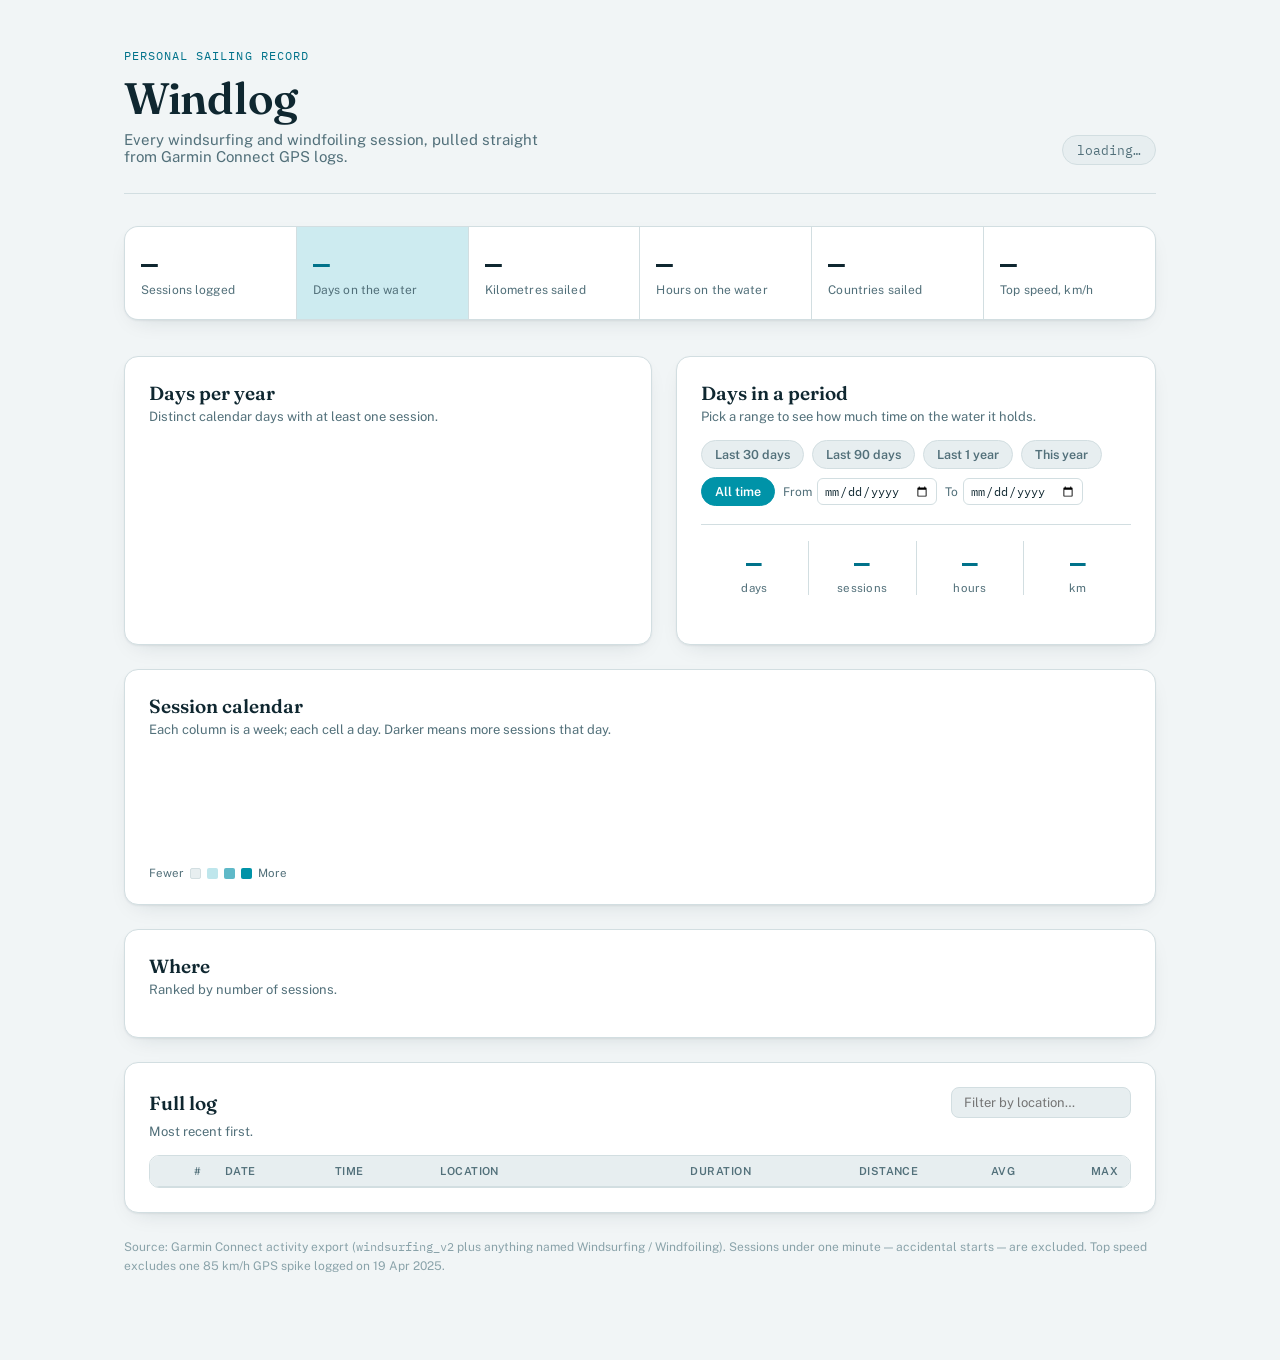
<file: windlog_template.html>
<title>Windlog</title>
<link rel="preconnect" href="https://fonts.gstatic.com" crossorigin>
<link href="https://fonts.googleapis.com/css2?family=Fraunces:ital,opsz,wght@0,9..144,380;0,9..144,480;0,9..144,600;0,9..144,680;1,9..144,480;1,9..144,600&family=Public+Sans:wght@400;500;600;700&family=IBM+Plex+Mono:wght@400;500;600&display=swap" rel="stylesheet">
<style>
  :root{
    --bg:#F1F5F6;
    --surface:#FFFFFF;
    --surface-2:#E7EEF0;
    --border:#D2DEE1;
    --ink:#0F2730;
    --ink-muted:#52707A;
    --ink-faint:#8AA3AA;
    --teal:#0093A8;
    --teal-strong:#00728A;
    --teal-soft:#CDEBF0;
    --accent:#E85A2A;
    --accent-soft:#FCE0D2;
    --heat-1:#BEE6EC;
    --heat-2:#5FB9C8;
    --heat-3:#0093A8;
    --shadow: 0 1px 2px rgba(15,39,48,.06), 0 8px 24px -12px rgba(15,39,48,.18);
  }
  @media (prefers-color-scheme: dark){
    :root:not([data-theme="light"]){
      --bg:#0A171C;
      --surface:#102229;
      --surface-2:#16303A;
      --border:#234049;
      --ink:#DCEAEE;
      --ink-muted:#8CADB6;
      --ink-faint:#5A7981;
      --teal:#2FB4C7;
      --teal-strong:#57C8D9;
      --teal-soft:#163A42;
      --accent:#F08A56;
      --accent-soft:#3A2A20;
      --heat-1:#1B4750;
      --heat-2:#2E7A8A;
      --heat-3:#3FC0D2;
      --shadow: 0 1px 2px rgba(0,0,0,.3), 0 8px 28px -12px rgba(0,0,0,.5);
    }
  }
  :root[data-theme="dark"]{
    --bg:#0A171C;
    --surface:#102229;
    --surface-2:#16303A;
    --border:#234049;
    --ink:#DCEAEE;
    --ink-muted:#8CADB6;
    --ink-faint:#5A7981;
    --teal:#2FB4C7;
    --teal-strong:#57C8D9;
    --teal-soft:#163A42;
    --accent:#F08A56;
    --accent-soft:#3A2A20;
    --heat-1:#1B4750;
    --heat-2:#2E7A8A;
    --heat-3:#3FC0D2;
    --shadow: 0 1px 2px rgba(0,0,0,.3), 0 8px 28px -12px rgba(0,0,0,.5);
  }

  *{box-sizing:border-box;}
  body{
    background:var(--bg);
    color:var(--ink);
    font-family:"Public Sans", ui-sans-serif, system-ui, sans-serif;
    -webkit-font-smoothing:antialiased;
  }
  h1,h2,h3{font-family:"Fraunces", Georgia, serif; text-wrap:balance; margin:0;}
  .mono{font-family:"IBM Plex Mono", ui-monospace, SFMono-Regular, monospace; font-variant-numeric:tabular-nums;}

  .page{max-width:1080px; margin:0 auto; padding:40px 24px 64px;}

  /* ---- masthead ---- */
  .masthead{
    display:flex; flex-wrap:wrap; align-items:flex-end; justify-content:space-between;
    gap:16px; padding-bottom:28px; margin-bottom:32px; border-bottom:1px solid var(--border);
  }
  .masthead-title .eyebrow{
    font-family:"IBM Plex Mono", monospace; font-size:11.5px; letter-spacing:.09em; text-transform:uppercase;
    color:var(--teal-strong); margin:0 0 8px;
  }
  .masthead-title h1{font-size:clamp(32px,5vw,44px); font-weight:600; letter-spacing:-.01em; color:var(--ink);}
  .masthead-title .tagline{margin:6px 0 0; color:var(--ink-muted); font-size:15px; max-width:46ch;}
  .masthead-side{display:flex; flex-direction:column; align-items:flex-end; gap:10px;}
  .range-pill{
    font-family:"IBM Plex Mono", monospace; font-size:12.5px; color:var(--ink-muted);
    background:var(--surface-2); border:1px solid var(--border); border-radius:999px;
    padding:6px 14px; white-space:nowrap;
  }
  .btn-ghost{
    font:inherit; font-size:13px; font-weight:600; color:var(--teal-strong);
    background:transparent; border:1px solid var(--teal); border-radius:8px;
    padding:7px 14px; cursor:pointer;
  }
  .btn-ghost:hover{background:var(--teal-soft);}
  .btn-ghost:focus-visible, button:focus-visible, input:focus-visible{outline:2px solid var(--accent); outline-offset:2px;}

  /* ---- hero stats ---- */
  .hero-stats{
    display:grid; grid-template-columns:repeat(6,1fr); gap:1px;
    background:var(--border); border:1px solid var(--border); border-radius:14px;
    overflow:hidden; margin-bottom:36px; box-shadow:var(--shadow);
  }
  .stat-tile{
    background:var(--surface); padding:22px 16px; display:flex; flex-direction:column; gap:6px;
  }
  .stat-tile.accent{background:var(--teal-soft);}
  .stat-value{
    font-family:"IBM Plex Mono", monospace; font-weight:600; font-size:clamp(20px,2.6vw,28px);
    color:var(--ink); line-height:1;
  }
  .stat-tile.accent .stat-value{color:var(--teal-strong);}
  .stat-label{font-size:12px; color:var(--ink-muted); letter-spacing:.01em;}

  /* ---- panels ---- */
  .panel{
    background:var(--surface); border:1px solid var(--border); border-radius:14px;
    padding:24px; margin-bottom:24px; box-shadow:var(--shadow);
  }
  .panel h2{font-size:19px; font-weight:600; margin-bottom:4px;}
  .panel-sub{color:var(--ink-muted); font-size:13px; margin:0 0 16px;}
  .panel-grid{display:grid; grid-template-columns:1.1fr 1fr; gap:24px;}
  @media (max-width:760px){ .panel-grid{grid-template-columns:1fr;} .hero-stats{grid-template-columns:repeat(3,1fr);} }
  @media (max-width:460px){ .hero-stats{grid-template-columns:repeat(2,1fr);} }

  /* ---- year chart ---- */
  #yearChart text{fill:var(--ink-muted); font-family:"IBM Plex Mono", monospace; font-size:11px;}
  #yearChart .bar-label{fill:var(--ink); font-family:"IBM Plex Mono", monospace; font-weight:600; font-size:14px;}
  #yearChart .axis-line{stroke:var(--border); stroke-width:1;}

  /* ---- period panel ---- */
  .period-controls{display:flex; flex-wrap:wrap; gap:8px; align-items:center; margin-bottom:18px;}
  .preset-btn{
    font:inherit; font-size:12.5px; font-weight:600; color:var(--ink-muted);
    background:var(--surface-2); border:1px solid var(--border); border-radius:999px;
    padding:6px 13px; cursor:pointer;
  }
  .preset-btn.active{background:var(--teal); border-color:var(--teal); color:#fff;}
  .period-controls label{font-size:12px; color:var(--ink-muted); display:flex; align-items:center; gap:5px;}
  .period-controls input[type="date"]{
    font:inherit; font-family:"IBM Plex Mono",monospace; font-size:12px; color:var(--ink);
    background:var(--surface); border:1px solid var(--border); border-radius:6px; padding:4px 6px;
  }
  .period-result{display:flex; gap:0; border-top:1px solid var(--border); padding-top:16px;}
  .period-result > div{flex:1; text-align:center; border-right:1px solid var(--border); padding:0 8px;}
  .period-result > div:last-child{border-right:none;}
  .period-result span{display:block; font-family:"IBM Plex Mono",monospace; font-weight:600; font-size:26px; color:var(--teal-strong);}
  .period-result small{color:var(--ink-muted); font-size:11.5px; letter-spacing:.02em;}

  /* ---- heatmap ---- */
  .heatmap-scroll{overflow-x:auto; padding-bottom:6px;}
  .heatmap{display:grid; grid-auto-flow:column; grid-template-rows:repeat(7,11px); gap:3px; width:max-content;}
  .heatmap .cell{width:11px; height:11px; border-radius:2px; background:var(--surface-2); border:1px solid var(--border);}
  .heatmap .cell[data-level="1"]{background:var(--heat-1); border-color:transparent;}
  .heatmap .cell[data-level="2"]{background:var(--heat-2); border-color:transparent;}
  .heatmap .cell[data-level="3"]{background:var(--heat-3); border-color:transparent;}
  .heatmap-legend{display:flex; align-items:center; gap:6px; margin-top:12px; font-size:11.5px; color:var(--ink-muted);}
  .heatmap-legend .swatch{width:11px; height:11px; border-radius:2px; display:inline-block; border:1px solid var(--border);}
  .heatmap-legend .l0{background:var(--surface-2);}
  .heatmap-legend .l1{background:var(--heat-1); border-color:transparent;}
  .heatmap-legend .l2{background:var(--heat-2); border-color:transparent;}
  .heatmap-legend .l3{background:var(--heat-3); border-color:transparent;}

  /* ---- locations ---- */
  .location-list{display:flex; flex-direction:column; gap:9px;}
  .loc-row{display:grid; grid-template-columns:22px 130px 1fr 70px 90px; align-items:center; gap:10px;}
  .loc-flag{font-size:15px;}
  .loc-name{font-size:13.5px; font-weight:600; white-space:nowrap; overflow:hidden; text-overflow:ellipsis;}
  .loc-bar-track{background:var(--surface-2); border-radius:4px; height:10px; overflow:hidden;}
  .loc-bar-fill{background:var(--teal); height:100%; border-radius:4px;}
  .loc-count{font-family:"IBM Plex Mono",monospace; font-size:12.5px; color:var(--ink-muted); text-align:right;}
  .loc-dist{font-family:"IBM Plex Mono",monospace; font-size:12.5px; color:var(--ink-muted); text-align:right;}
  @media (max-width:560px){ .loc-row{grid-template-columns:18px 90px 1fr 55px;} .loc-dist{display:none;} }

  /* ---- log table ---- */
  .panel-head-row{display:flex; justify-content:space-between; align-items:center; gap:12px; margin-bottom:6px; flex-wrap:wrap;}
  .panel-head-row h2{margin-bottom:0;}
  #logSearch{
    font:inherit; font-size:13px; color:var(--ink); background:var(--surface-2);
    border:1px solid var(--border); border-radius:8px; padding:7px 12px; min-width:180px;
  }
  .table-scroll{overflow-x:auto; overflow-y:auto; max-height:420px; margin-top:14px; border:1px solid var(--border); border-radius:10px;}
  table{width:100%; border-collapse:collapse; font-size:13px;}
  thead th{
    position:sticky; top:0; background:var(--surface-2); color:var(--ink-muted);
    text-align:left; font-weight:600; font-size:11px; letter-spacing:.04em; text-transform:uppercase;
    padding:9px 12px; border-bottom:1px solid var(--border); white-space:nowrap;
  }
  thead th.num, td.num{text-align:right;}
  tbody td{padding:8px 12px; border-bottom:1px solid var(--border); white-space:nowrap; font-family:"IBM Plex Mono",monospace;}
  tbody td.loc-cell{font-family:"Public Sans",sans-serif; font-weight:500;}
  tbody tr:last-child td{border-bottom:none;}
  tbody tr:hover{background:var(--surface-2);}
  #emptyRow{display:none; text-align:center; color:var(--ink-muted); font-family:"Public Sans",sans-serif; padding:24px;}

  /* ---- footer ---- */
  .foot{margin-top:8px; color:var(--ink-faint); font-size:12px; line-height:1.6;}
  .foot a{color:var(--teal-strong);}

  @media (prefers-reduced-motion: no-preference){
    .stat-tile{animation:rise .5s ease backwards;}
    .stat-tile:nth-child(1){animation-delay:.02s;}
    .stat-tile:nth-child(2){animation-delay:.05s;}
    .stat-tile:nth-child(3){animation-delay:.08s;}
    .stat-tile:nth-child(4){animation-delay:.11s;}
    .stat-tile:nth-child(5){animation-delay:.14s;}
    .stat-tile:nth-child(6){animation-delay:.17s;}
    @keyframes rise{from{opacity:0; transform:translateY(6px);} to{opacity:1; transform:translateY(0);}}
  }
</style>

<div class="page">
  <header class="masthead">
    <div class="masthead-title">
      <p class="eyebrow">Personal sailing record</p>
      <h1>Windlog</h1>
      <p class="tagline">Every windsurfing and windfoiling session, pulled straight from Garmin Connect GPS logs.</p>
    </div>
    <div class="masthead-side">
      <span class="range-pill" id="rangeLabel">loading…</span>
      <button class="btn-ghost" id="updateBtn" hidden>Update log</button>
      <input type="file" id="fileInput" accept="application/json" hidden>
    </div>
  </header>

  <section class="hero-stats" aria-label="Lifetime totals">
    <div class="stat-tile">
      <span class="stat-value mono" id="statSessions">—</span>
      <span class="stat-label">Sessions logged</span>
    </div>
    <div class="stat-tile accent">
      <span class="stat-value mono" id="statDays">—</span>
      <span class="stat-label">Days on the water</span>
    </div>
    <div class="stat-tile">
      <span class="stat-value mono" id="statDistance">—</span>
      <span class="stat-label">Kilometres sailed</span>
    </div>
    <div class="stat-tile">
      <span class="stat-value mono" id="statHours">—</span>
      <span class="stat-label">Hours on the water</span>
    </div>
    <div class="stat-tile">
      <span class="stat-value mono" id="statCountries">—</span>
      <span class="stat-label">Countries sailed</span>
    </div>
    <div class="stat-tile" id="topSpeedTile" title="Fastest recorded burst. Excludes one GPS spike from 19 Apr 2025 (device's first day, unreliable fix).">
      <span class="stat-value mono" id="statTopSpeed">—</span>
      <span class="stat-label">Top speed, km/h</span>
    </div>
  </section>

  <section class="panel-grid">
    <div class="panel">
      <h2>Days per year</h2>
      <p class="panel-sub">Distinct calendar days with at least one session.</p>
      <svg id="yearChart" width="100%" height="180" viewBox="0 0 420 180" role="img" aria-label="Days windsurfed per year"></svg>
    </div>
    <div class="panel">
      <h2>Days in a period</h2>
      <p class="panel-sub">Pick a range to see how much time on the water it holds.</p>
      <div class="period-controls">
        <button class="preset-btn" data-preset="30">Last 30 days</button>
        <button class="preset-btn" data-preset="90">Last 90 days</button>
        <button class="preset-btn" data-preset="365">Last 1 year</button>
        <button class="preset-btn" data-preset="ytd">This year</button>
        <button class="preset-btn active" data-preset="all">All time</button>
        <label>From <input type="date" id="fromDate"></label>
        <label>To <input type="date" id="toDate"></label>
      </div>
      <div class="period-result">
        <div><span class="mono" id="periodDays">—</span><small>days</small></div>
        <div><span class="mono" id="periodSessions">—</span><small>sessions</small></div>
        <div><span class="mono" id="periodHours">—</span><small>hours</small></div>
        <div><span class="mono" id="periodDistance">—</span><small>km</small></div>
      </div>
    </div>
  </section>

  <section class="panel">
    <h2>Session calendar</h2>
    <p class="panel-sub">Each column is a week; each cell a day. Darker means more sessions that day.</p>
    <div class="heatmap-scroll"><div id="heatmap" class="heatmap"></div></div>
    <div class="heatmap-legend">
      Fewer
      <span class="swatch l0"></span><span class="swatch l1"></span><span class="swatch l2"></span><span class="swatch l3"></span>
      More
    </div>
  </section>

  <section class="panel">
    <h2>Where</h2>
    <p class="panel-sub">Ranked by number of sessions.</p>
    <div class="location-list" id="locationList"></div>
  </section>

  <section class="panel">
    <div class="panel-head-row">
      <h2>Full log</h2>
      <input type="search" id="logSearch" placeholder="Filter by location…" aria-label="Filter log by location">
    </div>
    <p class="panel-sub">Most recent first.</p>
    <div class="table-scroll">
      <table id="logTable">
        <thead>
          <tr>
            <th class="num">#</th><th>Date</th><th>Time</th><th>Location</th>
            <th class="num">Duration</th><th class="num">Distance</th><th class="num">Avg</th><th class="num">Max</th>
          </tr>
        </thead>
        <tbody id="logBody"></tbody>
      </table>
      <p id="emptyRow">No sessions match that location.</p>
    </div>
  </section>

  <footer class="foot">
    <p>Source: Garmin Connect activity export (<span class="mono">windsurfing_v2</span> plus anything named Windsurfing / Windfoiling). Sessions under one minute — accidental starts — are excluded. Top speed excludes one 85 km/h GPS spike logged on 19 Apr 2025. <span id="lastUpdated"></span></p>
  </footer>
</div>

<script id="sessions-data" type="application/json">__SESSIONS_JSON__</script>
<script>
(function(){
  "use strict";

  var COUNTRY = {
    "Kaunas":["Lithuania","🇱🇹"], "Rumšiškės":["Lithuania","🇱🇹"], "Teizai":["Lithuania","🇱🇹"],
    "Kintai":["Lithuania","🇱🇹"], "Samylai":["Lithuania","🇱🇹"], "Plateliai":["Lithuania","🇱🇹"],
    "Pastrėvys":["Lithuania","🇱🇹"], "Elektrenai":["Lithuania","🇱🇹"], "Seimena":["Lithuania","🇱🇹"],
    "Mindauginių Maratonas":["Lithuania","🇱🇹"],
    "Vasteras":["Sweden","🇸🇪"],
    "Palermo":["Italy","🇮🇹"], "Arco":["Italy","🇮🇹"], "Torretta":["Italy","🇮🇹"],
    "Puck":["Poland","🇵🇱"],
    "Balearic Islands":["Spain","🇪🇸"],
    "Portimão":["Portugal","🇵🇹"],
    "Tallinn":["Estonia","🇪🇪"],
    "Liepaja":["Latvia","🇱🇻"]
  };

  var GLITCH_DATE = "2025-04-19";

  var STRIP_RE = /\b(windsurfing|windfoiling|windsurf|banglenčių sportas|banglenciu sportas)\b/gi;
  var RACE_RE = /^(mindauginių maratonas)\b/i;
  var NORMALIZE = {
    "rumsiskes":"Rumšiškės", "pastrevys":"Pastrėvys", "seimenos seniunija":"Seimena",
    "arco (garda)":"Arco", "elektrenai iqfoil, varžybos":"Elektrenai", "elektrenai wing, varžybos":"Elektrenai"
  };

  function locationOf(name){
    var cleaned = (name||"").replace(STRIP_RE,"").trim().replace(/\s+/g," ").replace(/\(.*?\)/g,"").trim();
    if(!cleaned) return "Unspecified";
    var race = cleaned.match(RACE_RE);
    if(race) return race[1].replace(/\w\S*/g, function(t){return t.charAt(0).toUpperCase()+t.substr(1).toLowerCase();});
    return NORMALIZE[cleaned.toLowerCase()] || cleaned;
  }

  function isWind(a){
    var t = a.activityType && a.activityType.typeKey;
    var name = a.activityName || "";
    return t === "windsurfing_v2" || /wind/i.test(name);
  }

  function extractSessions(rawActivities){
    var out = [];
    rawActivities.forEach(function(a){
      if(!isWind(a)) return;
      var dur = a.duration || 0;
      if(dur < 60) return;
      var start = a.startTimeLocal || "";
      out.push({
        id:a.activityId, date:start.slice(0,10), time:start.slice(11,16),
        loc:locationOf(a.activityName),
        dist:Math.round(((a.distance||0)/1000)*100)/100,
        dur:Math.round(((a.duration||0)/60)*10)/10,
        avg:Math.round(((a.averageSpeed||0)*3.6)*10)/10,
        max:Math.round(((a.maxSpeed||0)*3.6)*10)/10
      });
    });
    out.sort(function(x,y){ return (x.date+x.time) < (y.date+y.time) ? -1 : 1; });
    return out;
  }

  var SESSIONS = JSON.parse(document.getElementById("sessions-data").textContent);

  var fmtInt = new Intl.NumberFormat("en-US");
  var fmtDate = function(d){ return d.toLocaleDateString("en-GB",{day:"2-digit",month:"short",year:"numeric"}); };
  function parseDate(s){ return new Date(s+"T00:00:00"); }

  function render(){
    var days = {};
    SESSIONS.forEach(function(s){ days[s.date] = (days[s.date]||0)+1; });
    var dateKeys = Object.keys(days).sort();
    var totalDist = SESSIONS.reduce(function(a,s){return a+s.dist;},0);
    var totalMin = SESSIONS.reduce(function(a,s){return a+s.dur;},0);
    var countries = {};
    SESSIONS.forEach(function(s){ var c = COUNTRY[s.loc]; if(c) countries[c[0]]=true; });
    var topSpeedPool = SESSIONS.filter(function(s){ return s.date !== GLITCH_DATE; });
    var topSpeed = topSpeedPool.reduce(function(m,s){ return Math.max(m, s.max); }, 0);

    document.getElementById("statSessions").textContent = fmtInt.format(SESSIONS.length);
    document.getElementById("statDays").textContent = fmtInt.format(dateKeys.length);
    document.getElementById("statDistance").textContent = fmtInt.format(Math.round(totalDist));
    document.getElementById("statHours").textContent = fmtInt.format(Math.round(totalMin/60));
    document.getElementById("statCountries").textContent = fmtInt.format(Object.keys(countries).length);
    document.getElementById("statTopSpeed").textContent = topSpeed.toFixed(1);

    if(dateKeys.length){
      document.getElementById("rangeLabel").textContent =
        fmtDate(parseDate(dateKeys[0])) + " → " + fmtDate(parseDate(dateKeys[dateKeys.length-1]));
    }
    document.getElementById("lastUpdated").textContent =
      "Log currently ends " + (dateKeys.length ? fmtDate(parseDate(dateKeys[dateKeys.length-1])) : "—") + ".";

    renderYearChart(days);
    renderHeatmap(days, dateKeys);
    renderLocations();
    renderTable(SESSIONS);
    initPeriod(days, dateKeys);
  }

  function renderYearChart(days){
    var byYear = {};
    Object.keys(days).forEach(function(d){ var y=d.slice(0,4); byYear[y]=(byYear[y]||0)+1; });
    var years = Object.keys(byYear).sort();
    var svg = document.getElementById("yearChart");
    var W=420,H=180, padL=8, padR=8, padT=32, padB=28;
    var max = Math.max.apply(null, years.map(function(y){return byYear[y];})) || 1;
    var innerW = W-padL-padR;
    var bw = Math.min(70, innerW/years.length*0.5);
    var gap = innerW/years.length;
    var baseY = H-padB;
    var maxBarH = baseY-padT;
    var svgNs = "http://www.w3.org/2000/svg";
    while(svg.firstChild) svg.removeChild(svg.firstChild);

    var axis = document.createElementNS(svgNs,"line");
    axis.setAttribute("x1",padL); axis.setAttribute("x2",W-padR);
    axis.setAttribute("y1",baseY); axis.setAttribute("y2",baseY);
    axis.setAttribute("class","axis-line");
    svg.appendChild(axis);

    years.forEach(function(y,i){
      var v = byYear[y];
      var h = Math.max(4, (v/max)*maxBarH);
      var cx = padL + gap*i + gap/2;
      var rect = document.createElementNS(svgNs,"rect");
      rect.setAttribute("x", cx-bw/2);
      rect.setAttribute("y", baseY-h);
      rect.setAttribute("width", bw);
      rect.setAttribute("height", h);
      rect.setAttribute("rx", 4);
      rect.setAttribute("fill", "var(--teal)");
      svg.appendChild(rect);

      var label = document.createElementNS(svgNs,"text");
      label.setAttribute("x", cx); label.setAttribute("y", baseY-h-10);
      label.setAttribute("text-anchor","middle");
      label.setAttribute("class","bar-label");
      label.textContent = v;
      svg.appendChild(label);

      var yearLabel = document.createElementNS(svgNs,"text");
      yearLabel.setAttribute("x", cx); yearLabel.setAttribute("y", baseY+18);
      yearLabel.setAttribute("text-anchor","middle");
      yearLabel.textContent = y + (y === String(new Date().getFullYear()) ? " (so far)" : "");
      svg.appendChild(yearLabel);
    });
  }

  function renderHeatmap(days, dateKeys){
    var el = document.getElementById("heatmap");
    el.innerHTML = "";
    if(!dateKeys.length) return;
    var first = parseDate(dateKeys[0]);
    var last = parseDate(dateKeys[dateKeys.length-1]);
    var start = new Date(first);
    start.setDate(start.getDate() - ((start.getDay()+6)%7));
    var end = new Date(last);
    end.setDate(end.getDate() + (7-((end.getDay()+6)%7)-1));

    var cur = new Date(start);
    while(cur <= end){
      var key = cur.toISOString().slice(0,10);
      var count = days[key] || 0;
      var level = count===0?0:count===1?1:count===2?2:3;
      var cell = document.createElement("div");
      cell.className = "cell";
      cell.setAttribute("data-level", level);
      cell.title = key + (count ? " — "+count+" session"+(count>1?"s":"") : " — no session");
      el.appendChild(cell);
      cur.setDate(cur.getDate()+1);
    }
  }

  function renderLocations(){
    var byLoc = {};
    SESSIONS.forEach(function(s){
      byLoc[s.loc] = byLoc[s.loc] || {count:0, dist:0};
      byLoc[s.loc].count++; byLoc[s.loc].dist += s.dist;
    });
    var rows = Object.keys(byLoc).map(function(l){ return {loc:l, count:byLoc[l].count, dist:byLoc[l].dist}; });
    rows.sort(function(a,b){ return b.count-a.count; });
    var max = rows[0] ? rows[0].count : 1;
    var container = document.getElementById("locationList");
    container.innerHTML = "";
    rows.forEach(function(r){
      var c = COUNTRY[r.loc];
      var row = document.createElement("div");
      row.className = "loc-row";
      row.innerHTML =
        '<span class="loc-flag">'+(c?c[1]:"—")+'</span>' +
        '<span class="loc-name">'+escapeHtml(r.loc)+'</span>' +
        '<span class="loc-bar-track"><span class="loc-bar-fill" style="width:'+Math.round((r.count/max)*100)+'%"></span></span>' +
        '<span class="loc-count mono">'+r.count+' '+(r.count===1?"session":"sessions")+'</span>' +
        '<span class="loc-dist mono">'+Math.round(r.dist)+' km</span>';
      container.appendChild(row);
    });
  }

  function escapeHtml(s){
    return String(s).replace(/[&<>"']/g, function(c){
      return {"&":"&amp;","<":"&lt;",">":"&gt;",'"':"&quot;","'":"&#39;"}[c];
    });
  }

  function renderTable(list){
    var body = document.getElementById("logBody");
    var sorted = list.slice().sort(function(a,b){ return (a.date+a.time) < (b.date+b.time) ? 1 : -1; });
    body.innerHTML = "";
    document.getElementById("emptyRow").style.display = sorted.length ? "none" : "block";
    sorted.forEach(function(s, i){
      var tr = document.createElement("tr");
      tr.innerHTML =
        '<td class="num">'+(sorted.length-i)+'</td>' +
        '<td>'+s.date+'</td>' +
        '<td>'+s.time+'</td>' +
        '<td class="loc-cell">'+escapeHtml(s.loc)+'</td>' +
        '<td class="num">'+s.dur.toFixed(0)+' min</td>' +
        '<td class="num">'+s.dist.toFixed(1)+' km</td>' +
        '<td class="num">'+s.avg.toFixed(1)+'</td>' +
        '<td class="num">'+s.max.toFixed(1)+'</td>';
      body.appendChild(tr);
    });
  }

  document.getElementById("logSearch").addEventListener("input", function(e){
    var q = e.target.value.trim().toLowerCase();
    var filtered = q ? SESSIONS.filter(function(s){ return s.loc.toLowerCase().indexOf(q) !== -1; }) : SESSIONS;
    renderTable(filtered);
  });

  function initPeriod(days, dateKeys){
    var fromInput = document.getElementById("fromDate");
    var toInput = document.getElementById("toDate");
    var presetBtns = Array.prototype.slice.call(document.querySelectorAll(".preset-btn"));
    var minDate = dateKeys[0], maxDate = dateKeys[dateKeys.length-1];

    function computePeriod(fromStr, toStr){
      var from = parseDate(fromStr), to = parseDate(toStr);
      var d = 0, sessCount = 0, dist = 0, mins = 0;
      SESSIONS.forEach(function(s){
        var sd = parseDate(s.date);
        if(sd >= from && sd <= to){ sessCount++; dist += s.dist; mins += s.dur; }
      });
      Object.keys(days).forEach(function(k){
        var kd = parseDate(k);
        if(kd >= from && kd <= to) d++;
      });
      document.getElementById("periodDays").textContent = fmtInt.format(d);
      document.getElementById("periodSessions").textContent = fmtInt.format(sessCount);
      document.getElementById("periodHours").textContent = (mins/60).toFixed(1);
      document.getElementById("periodDistance").textContent = fmtInt.format(Math.round(dist));
    }

    function setActive(btn){
      presetBtns.forEach(function(b){ b.classList.toggle("active", b===btn); });
    }

    function applyPreset(preset){
      var today = new Date(); today.setHours(0,0,0,0);
      var from, to = today.toISOString().slice(0,10);
      if(preset === "30"){ var f=new Date(today); f.setDate(f.getDate()-29); from=f.toISOString().slice(0,10); }
      else if(preset === "90"){ var f2=new Date(today); f2.setDate(f2.getDate()-89); from=f2.toISOString().slice(0,10); }
      else if(preset === "365"){ var f3=new Date(today); f3.setDate(f3.getDate()-364); from=f3.toISOString().slice(0,10); }
      else if(preset === "ytd"){ from = today.getFullYear()+"-01-01"; }
      else { from = minDate; to = maxDate; }
      fromInput.value = from; toInput.value = to;
      computePeriod(from, to);
    }

    presetBtns.forEach(function(btn){
      btn.addEventListener("click", function(){
        setActive(btn);
        applyPreset(btn.getAttribute("data-preset"));
      });
    });
    [fromInput, toInput].forEach(function(inp){
      inp.addEventListener("change", function(){
        presetBtns.forEach(function(b){ b.classList.remove("active"); });
        if(fromInput.value && toInput.value) computePeriod(fromInput.value, toInput.value);
      });
    });

    fromInput.min = minDate; fromInput.max = maxDate;
    toInput.min = minDate; toInput.max = maxDate;
    applyPreset("all");
  }

  render();

  // ---- Update log (only on claude.ai: re-upload a fresh export, republish this page) ----
  if(typeof claude !== "undefined" && claude && claude.use){
    claude.use("artifact").then(function(artifact){
      if(!artifact) return;
      var updateBtn = document.getElementById("updateBtn");
      var fileInput = document.getElementById("fileInput");
      updateBtn.hidden = false;
      updateBtn.addEventListener("click", function(){ fileInput.click(); });
      fileInput.addEventListener("change", function(){
        var file = fileInput.files[0];
        if(!file) return;
        var reader = new FileReader();
        reader.onload = function(){
          try{
            var raw = JSON.parse(reader.result);
            var newSessions = extractSessions(raw);
            var newHtml = document.documentElement.outerHTML.replace(
              document.getElementById("sessions-data").textContent,
              JSON.stringify(newSessions)
            );
            newHtml = "<!doctype html>\n" + newHtml;
            updateBtn.textContent = "Saving…";
            artifact.publish(newHtml).then(function(){
              updateBtn.textContent = "Update log";
            }).catch(function(){
              updateBtn.textContent = "Update log";
              alert("Couldn't save — this view may be read-only.");
            });
          }catch(err){
            alert("Couldn't read that file. Export it with garmin_export.py and try again.");
          }
        };
        reader.readAsText(file);
        fileInput.value = "";
      });
    });
  }
})();
</script>
</file>
